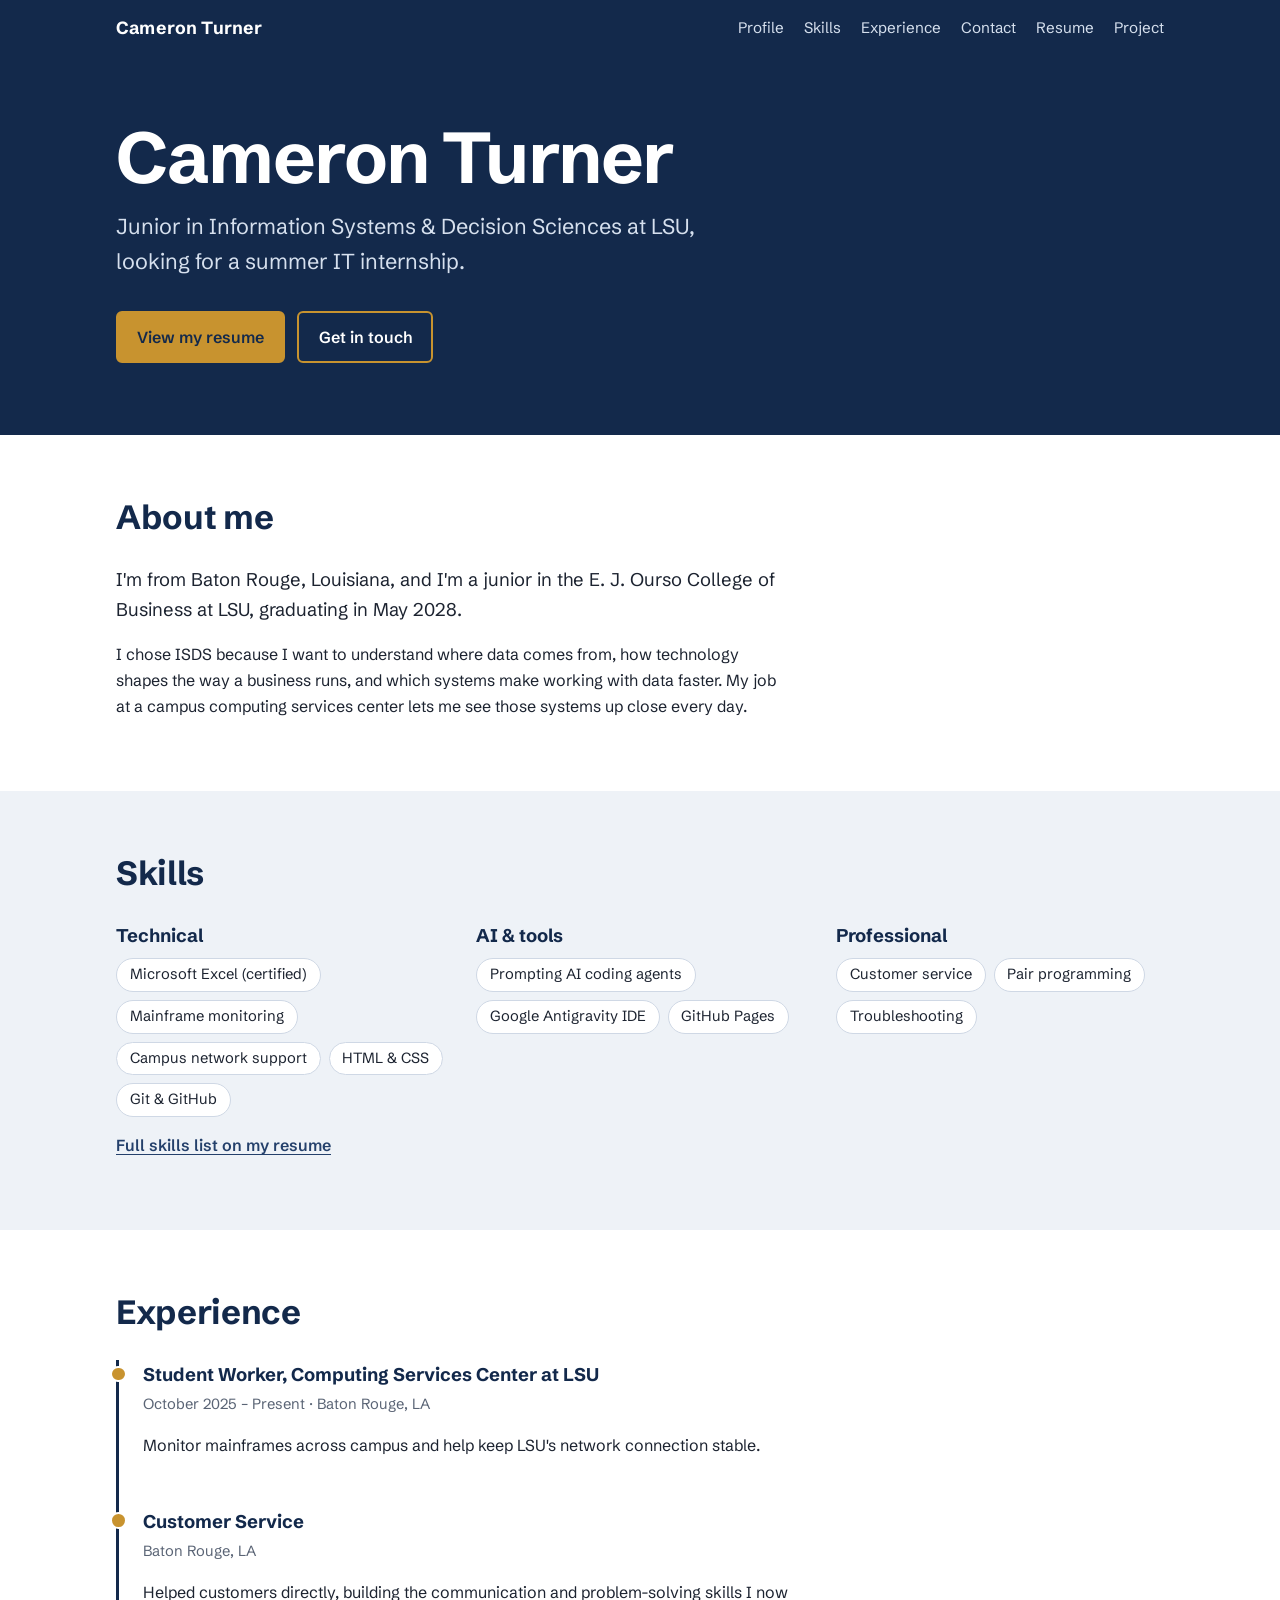
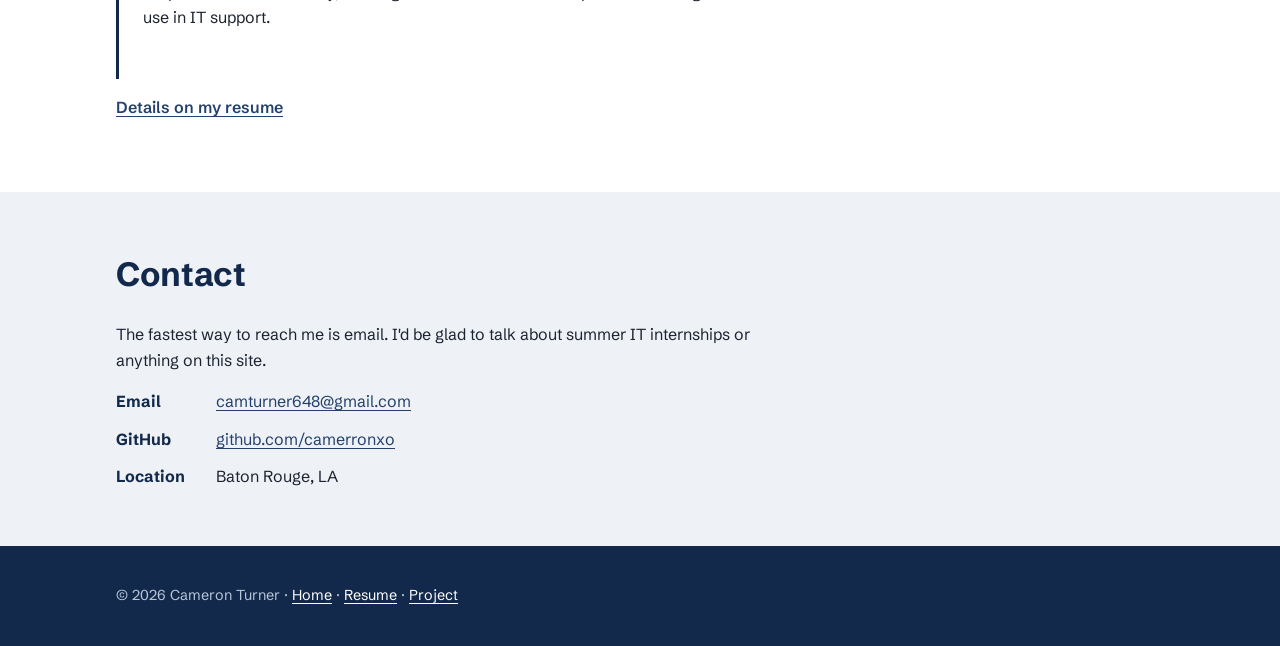
<file: index.html>
<!DOCTYPE html>
<html lang="en">
<head>
  <meta charset="UTF-8">
  <meta name="viewport" content="width=device-width, initial-scale=1.0">
  <meta name="description" content="Cameron Turner, ISDS student at LSU. Profile, skills, experience and contact.">
  <title>Cameron Turner | Profile</title>
  <link rel="icon" href="data:image/svg+xml,<svg xmlns='http://www.w3.org/2000/svg' viewBox='0 0 100 100'><rect width='100' height='100' rx='18' fill='%2313294b'/><text x='50' y='66' font-size='46' font-family='Arial' font-weight='700' fill='%23c8932f' text-anchor='middle'>CT</text></svg>">
  <link rel="preconnect" href="https://fonts.googleapis.com">
  <link rel="preconnect" href="https://fonts.gstatic.com" crossorigin>
  <link href="https://fonts.googleapis.com/css2?family=Schibsted+Grotesk:wght@400;600;700&display=swap" rel="stylesheet">
  <link rel="stylesheet" href="styles.css">
</head>
<body>

  <header class="site-header">
    <div class="wrap">
      <a class="brand" href="index.html">Cameron Turner</a>
      <nav class="site-nav" aria-label="Main">
        <ul>
          <li><a href="index.html#profile">Profile</a></li>
          <li><a href="index.html#skills">Skills</a></li>
          <li><a href="index.html#experience">Experience</a></li>
          <li><a href="index.html#contact">Contact</a></li>
          <li><a href="resume.html">Resume</a></li>
          <li><a href="project.html">Project</a></li>
        </ul>
      </nav>
    </div>
  </header>

  <main>
    <div class="hero" id="profile">
      <div class="wrap">
        <h1>Cameron Turner</h1>
        <p class="tagline">Junior in Information Systems &amp; Decision Sciences at LSU, looking for a summer IT internship.</p>
        <div class="hero-actions">
          <a class="btn btn-primary" href="resume.html">View my resume</a>
          <a class="btn btn-ghost" href="#contact">Get in touch</a>
        </div>
      </div>
    </div>

    <section aria-labelledby="about-h">
      <div class="wrap">
        <h2 id="about-h">About me</h2>
        <p class="lede">I'm from Baton Rouge, Louisiana, and I'm a junior in the E. J. Ourso College of Business at LSU, graduating in May 2028.</p>
        <p>I chose ISDS because I want to understand where data comes from, how technology shapes the way a business runs, and which systems make working with data faster. My job at a campus computing services center lets me see those systems up close every day.</p>
      </div>
    </section>

    <section id="skills" aria-labelledby="skills-h">
      <div class="wrap">
        <h2 id="skills-h">Skills</h2>
        <div class="skill-groups">
          <div>
            <h3>Technical</h3>
            <ul>
              <li>Microsoft Excel (certified)</li>
              <li>Mainframe monitoring</li>
              <li>Campus network support</li>
              <li>HTML &amp; CSS</li>
              <li>Git &amp; GitHub</li>
            </ul>
          </div>
          <div>
            <h3>AI &amp; tools</h3>
            <ul>
              <li>Prompting AI coding agents</li>
              <li>Google Antigravity IDE</li>
              <li>GitHub Pages</li>
            </ul>
          </div>
          <div>
            <h3>Professional</h3>
            <ul>
              <li>Customer service</li>
              <li>Pair programming</li>
              <li>Troubleshooting</li>
            </ul>
          </div>
        </div>
        <p class="more"><a href="resume.html#skills">Full skills list on my resume</a></p>
      </div>
    </section>

    <section id="experience" aria-labelledby="exp-h">
      <div class="wrap">
        <h2 id="exp-h">Experience</h2>
        <ol class="timeline">
          <li>
            <h3>Student Worker, Computing Services Center at LSU</h3>
            <p class="meta">October 2025 &ndash; Present &middot; Baton Rouge, LA</p>
            <p>Monitor mainframes across campus and help keep LSU's network connection stable.</p>
          </li>
          <li>
            <h3>Customer Service</h3>
            <p class="meta">Baton Rouge, LA</p>
            <p>Helped customers directly, building the communication and problem-solving skills I now use in IT support.</p>
          </li>
        </ol>
        <p class="more"><a href="resume.html#experience">Details on my resume</a></p>
      </div>
    </section>

    <section id="contact" aria-labelledby="contact-h">
      <div class="wrap">
        <h2 id="contact-h">Contact</h2>
        <p>The fastest way to reach me is email. I'd be glad to talk about summer IT internships or anything on this site.</p>
        <ul class="contact-list">
          <li><strong>Email</strong> <a href="mailto:camturner648@gmail.com">camturner648@gmail.com</a></li>
          <li><strong>GitHub</strong> <a href="https://github.com/camerronxo" target="_blank" rel="noopener">github.com/camerronxo</a></li>
          <li><strong>Location</strong> Baton Rouge, LA</li>
        </ul>
      </div>
    </section>
  </main>

  <footer class="site-footer">
    <div class="wrap">
      <p>&copy; 2026 Cameron Turner &middot; <a href="index.html">Home</a> &middot; <a href="resume.html">Resume</a> &middot; <a href="project.html">Project</a></p>
    </div>
  </footer>

</body>
</html>
</file>
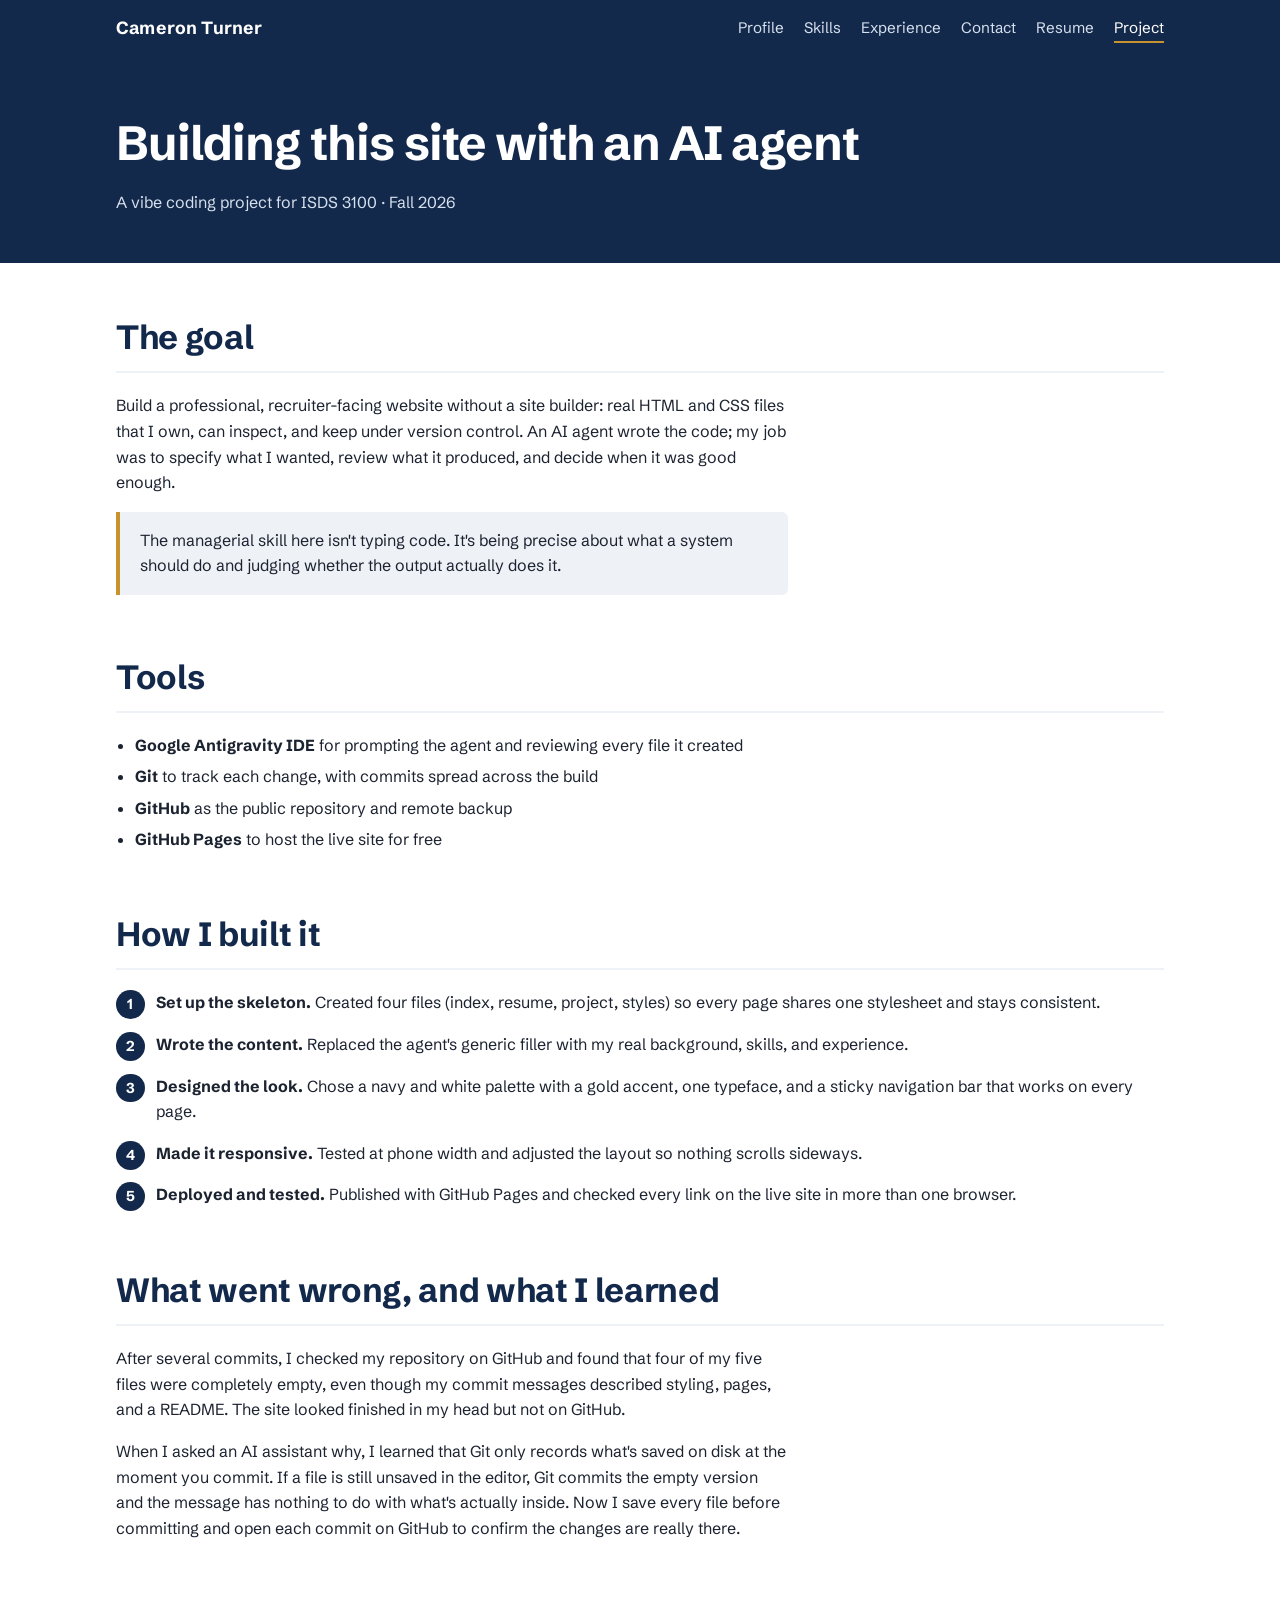
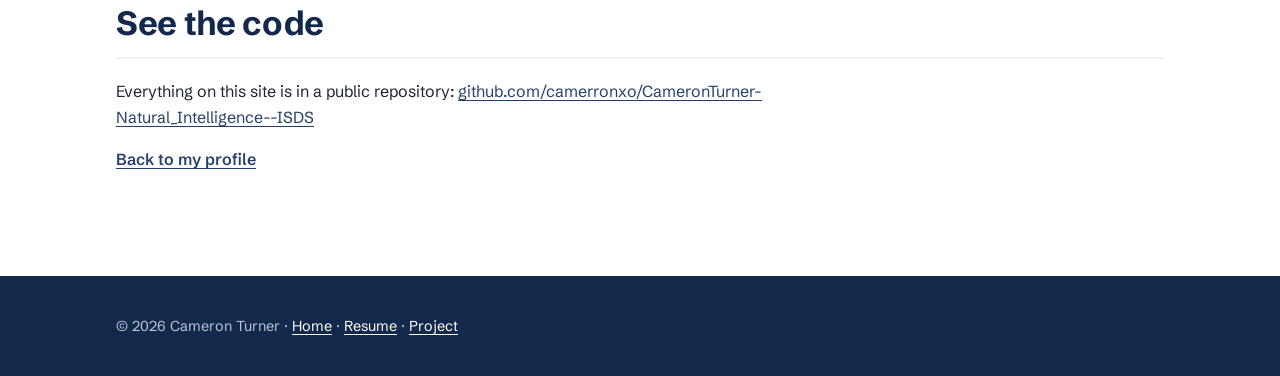
<file: project.html>
<!DOCTYPE html>
<html lang="en">
<head>
  <meta charset="UTF-8">
  <meta name="viewport" content="width=device-width, initial-scale=1.0">
  <meta name="description" content="How Cameron Turner built this portfolio site by directing an AI coding agent.">
  <title>Cameron Turner | Project</title>
  <link rel="icon" href="data:image/svg+xml,<svg xmlns='http://www.w3.org/2000/svg' viewBox='0 0 100 100'><rect width='100' height='100' rx='18' fill='%2313294b'/><text x='50' y='66' font-size='46' font-family='Arial' font-weight='700' fill='%23c8932f' text-anchor='middle'>CT</text></svg>">
  <link rel="preconnect" href="https://fonts.googleapis.com">
  <link rel="preconnect" href="https://fonts.gstatic.com" crossorigin>
  <link href="https://fonts.googleapis.com/css2?family=Schibsted+Grotesk:wght@400;600;700&display=swap" rel="stylesheet">
  <link rel="stylesheet" href="styles.css">
</head>
<body>

  <header class="site-header">
    <div class="wrap">
      <a class="brand" href="index.html">Cameron Turner</a>
      <nav class="site-nav" aria-label="Main">
        <ul>
          <li><a href="index.html#profile">Profile</a></li>
          <li><a href="index.html#skills">Skills</a></li>
          <li><a href="index.html#experience">Experience</a></li>
          <li><a href="index.html#contact">Contact</a></li>
          <li><a href="resume.html">Resume</a></li>
          <li><a href="project.html" aria-current="page">Project</a></li>
        </ul>
      </nav>
    </div>
  </header>

  <main>
    <div class="page-head">
      <div class="wrap">
        <h1>Building this site with an AI agent</h1>
        <p>A vibe coding project for ISDS 3100 &middot; Fall 2026</p>
      </div>
    </div>

    <div class="doc">
      <div class="wrap">
        <section>
          <h2>The goal</h2>
          <p>Build a professional, recruiter-facing website without a site builder: real HTML and CSS files that I own, can inspect, and keep under version control. An AI agent wrote the code; my job was to specify what I wanted, review what it produced, and decide when it was good enough.</p>
          <p class="callout">The managerial skill here isn't typing code. It's being precise about what a system should do and judging whether the output actually does it.</p>
        </section>

        <section>
          <h2>Tools</h2>
          <ul>
            <li><strong>Google Antigravity IDE</strong> for prompting the agent and reviewing every file it created</li>
            <li><strong>Git</strong> to track each change, with commits spread across the build</li>
            <li><strong>GitHub</strong> as the public repository and remote backup</li>
            <li><strong>GitHub Pages</strong> to host the live site for free</li>
          </ul>
        </section>

        <section>
          <h2>How I built it</h2>
          <ol class="steps">
            <li><strong>Set up the skeleton.</strong> Created four files (index, resume, project, styles) so every page shares one stylesheet and stays consistent.</li>
            <li><strong>Wrote the content.</strong> Replaced the agent's generic filler with my real background, skills, and experience.</li>
            <li><strong>Designed the look.</strong> Chose a navy and white palette with a gold accent, one typeface, and a sticky navigation bar that works on every page.</li>
            <li><strong>Made it responsive.</strong> Tested at phone width and adjusted the layout so nothing scrolls sideways.</li>
            <li><strong>Deployed and tested.</strong> Published with GitHub Pages and checked every link on the live site in more than one browser.</li>
          </ol>
        </section>

        <section>
          <h2>What went wrong, and what I learned</h2>
          <p>After several commits, I checked my repository on GitHub and found that four of my five files were completely empty, even though my commit messages described styling, pages, and a README. The site looked finished in my head but not on GitHub.</p>
          <p>When I asked an AI assistant why, I learned that Git only records what's saved on disk at the moment you commit. If a file is still unsaved in the editor, Git commits the empty version and the message has nothing to do with what's actually inside. Now I save every file before committing and open each commit on GitHub to confirm the changes are really there.</p>
        </section>

        <section>
          <h2>See the code</h2>
          <p>Everything on this site is in a public repository: <a href="https://github.com/camerronxo/CameronTurner-Natural_Intelligence--ISDS" target="_blank" rel="noopener">github.com/camerronxo/CameronTurner-Natural_Intelligence--ISDS</a></p>
          <p><a class="more" href="index.html">Back to my profile</a></p>
        </section>
      </div>
    </div>
  </main>

  <footer class="site-footer">
    <div class="wrap">
      <p>&copy; 2026 Cameron Turner &middot; <a href="index.html">Home</a> &middot; <a href="resume.html">Resume</a> &middot; <a href="project.html">Project</a></p>
    </div>
  </footer>

</body>
</html>
</file>
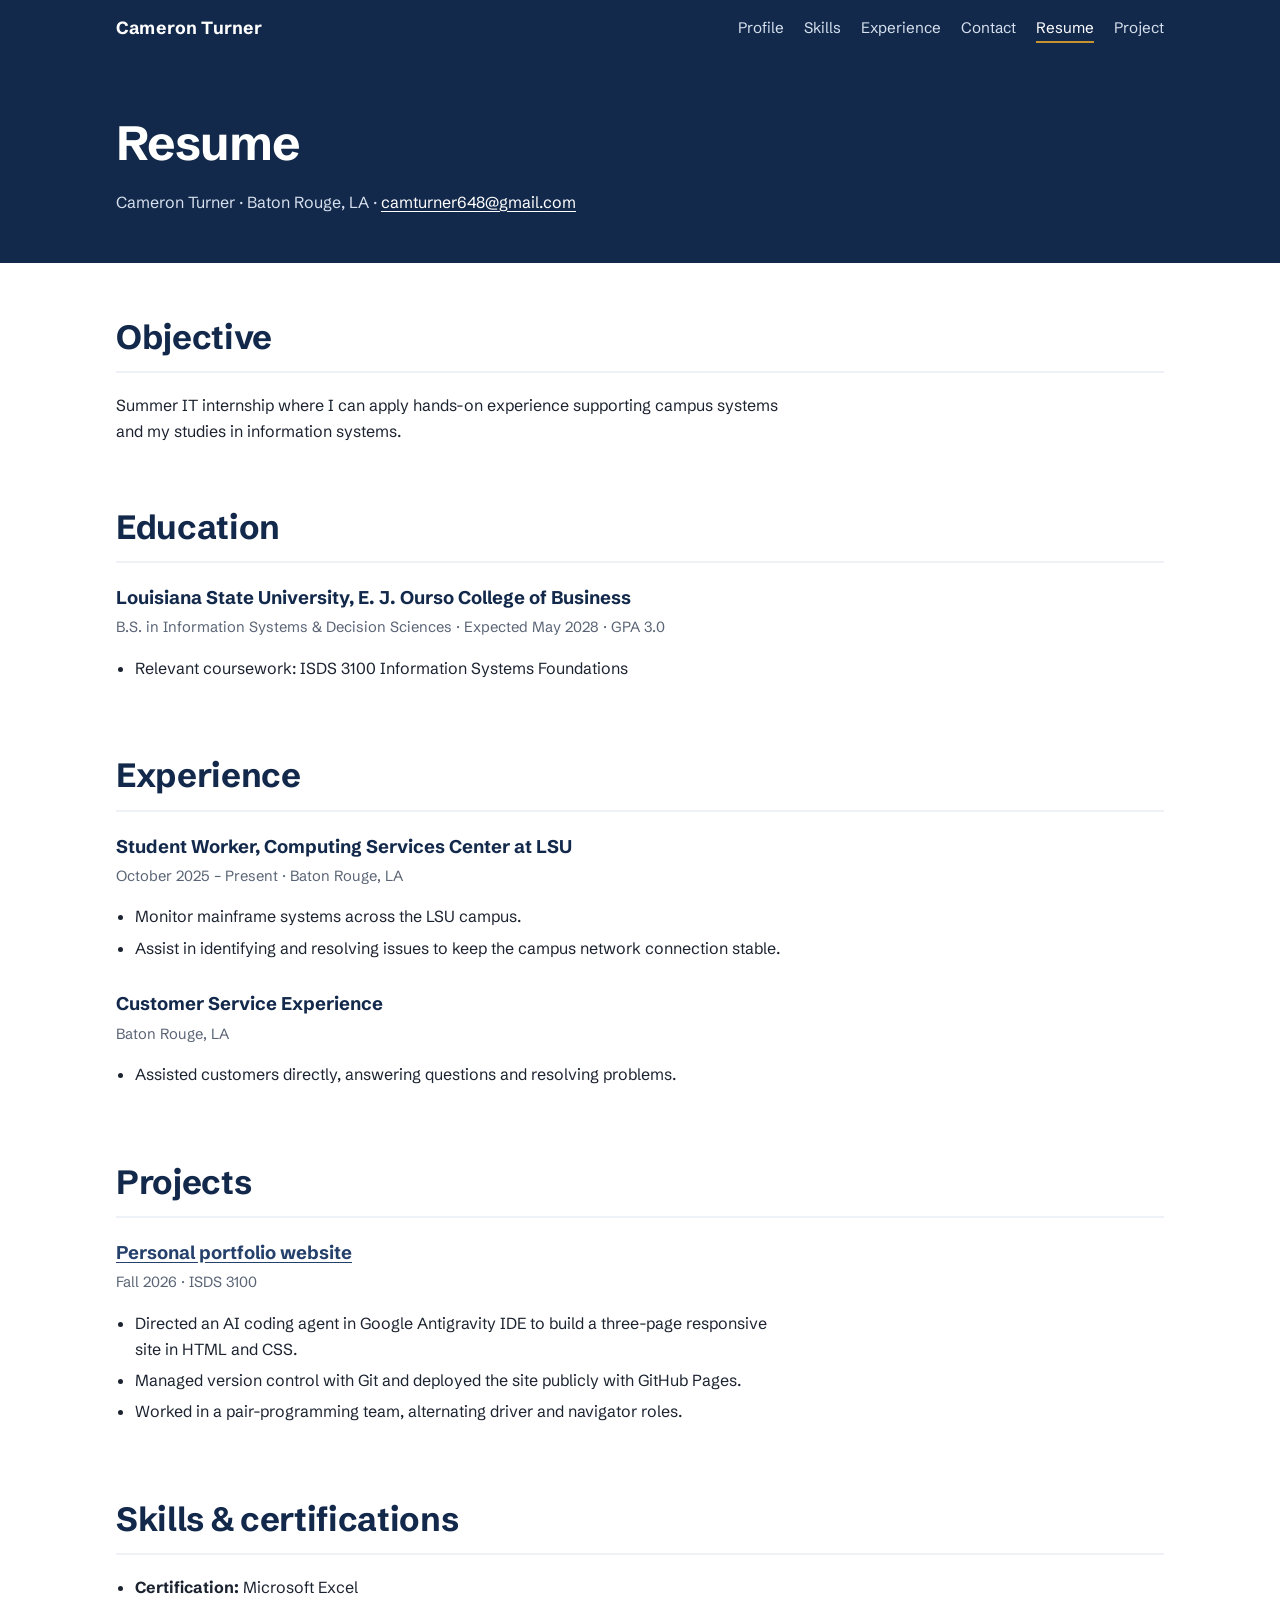
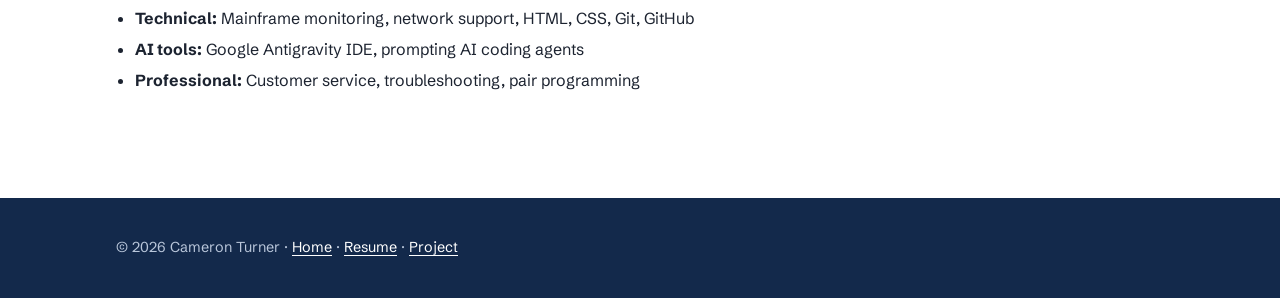
<file: resume.html>
<!DOCTYPE html>
<html lang="en">
<head>
  <meta charset="UTF-8">
  <meta name="viewport" content="width=device-width, initial-scale=1.0">
  <meta name="description" content="Resume of Cameron Turner, ISDS student at LSU.">
  <title>Cameron Turner | Resume</title>
  <link rel="icon" href="data:image/svg+xml,<svg xmlns='http://www.w3.org/2000/svg' viewBox='0 0 100 100'><rect width='100' height='100' rx='18' fill='%2313294b'/><text x='50' y='66' font-size='46' font-family='Arial' font-weight='700' fill='%23c8932f' text-anchor='middle'>CT</text></svg>">
  <link rel="preconnect" href="https://fonts.googleapis.com">
  <link rel="preconnect" href="https://fonts.gstatic.com" crossorigin>
  <link href="https://fonts.googleapis.com/css2?family=Schibsted+Grotesk:wght@400;600;700&display=swap" rel="stylesheet">
  <link rel="stylesheet" href="styles.css">
</head>
<body>

  <header class="site-header">
    <div class="wrap">
      <a class="brand" href="index.html">Cameron Turner</a>
      <nav class="site-nav" aria-label="Main">
        <ul>
          <li><a href="index.html#profile">Profile</a></li>
          <li><a href="index.html#skills">Skills</a></li>
          <li><a href="index.html#experience">Experience</a></li>
          <li><a href="index.html#contact">Contact</a></li>
          <li><a href="resume.html" aria-current="page">Resume</a></li>
          <li><a href="project.html">Project</a></li>
        </ul>
      </nav>
    </div>
  </header>

  <main>
    <div class="page-head">
      <div class="wrap">
        <h1>Resume</h1>
        <p>Cameron Turner &middot; Baton Rouge, LA &middot; <a href="mailto:camturner648@gmail.com" style="color:#fff">camturner648@gmail.com</a></p>
      </div>
    </div>

    <div class="doc">
      <div class="wrap">
        <section id="objective">
          <h2>Objective</h2>
          <p>Summer IT internship where I can apply hands-on experience supporting campus systems and my studies in information systems.</p>
        </section>

        <section id="education">
          <h2>Education</h2>
          <div class="entry">
            <h3>Louisiana State University, E. J. Ourso College of Business</h3>
            <p class="meta">B.S. in Information Systems &amp; Decision Sciences &middot; Expected May 2028 &middot; GPA 3.0</p>
            <ul>
              <li>Relevant coursework: ISDS 3100 Information Systems Foundations</li>
            </ul>
          </div>
        </section>

        <section id="experience">
          <h2>Experience</h2>
          <div class="entry">
            <h3>Student Worker, Computing Services Center at LSU</h3>
            <p class="meta">October 2025 &ndash; Present &middot; Baton Rouge, LA</p>
            <ul>
              <li>Monitor mainframe systems across the LSU campus.</li>
              <li>Assist in identifying and resolving issues to keep the campus network connection stable.</li>
            </ul>
          </div>
          <div class="entry">
            <h3>Customer Service Experience</h3>
            <p class="meta">Baton Rouge, LA</p>
            <ul>
              <li>Assisted customers directly, answering questions and resolving problems.</li>
            </ul>
          </div>
        </section>

        <section id="projects">
          <h2>Projects</h2>
          <div class="entry">
            <h3><a href="project.html">Personal portfolio website</a></h3>
            <p class="meta">Fall 2026 &middot; ISDS 3100</p>
            <ul>
              <li>Directed an AI coding agent in Google Antigravity IDE to build a three-page responsive site in HTML and CSS.</li>
              <li>Managed version control with Git and deployed the site publicly with GitHub Pages.</li>
              <li>Worked in a pair-programming team, alternating driver and navigator roles.</li>
            </ul>
          </div>
        </section>

        <section id="skills">
          <h2>Skills &amp; certifications</h2>
          <ul>
            <li><strong>Certification:</strong> Microsoft Excel</li>
            <li><strong>Technical:</strong> Mainframe monitoring, network support, HTML, CSS, Git, GitHub</li>
            <li><strong>AI tools:</strong> Google Antigravity IDE, prompting AI coding agents</li>
            <li><strong>Professional:</strong> Customer service, troubleshooting, pair programming</li>
          </ul>
        </section>
      </div>
    </div>
  </main>

  <footer class="site-footer">
    <div class="wrap">
      <p>&copy; 2026 Cameron Turner &middot; <a href="index.html">Home</a> &middot; <a href="resume.html">Resume</a> &middot; <a href="project.html">Project</a></p>
    </div>
  </footer>

</body>
</html>
</file>
<file: styles.css>
/* Cameron Turner — shared styles for all pages */
:root {
  --navy: #13294b;
  --navy-soft: #24406b;
  --paper: #ffffff;
  --mist: #eef2f7;
  --ink: #1c2330;
  --muted: #5a6475;
  --accent: #c8932f;
  --radius: 6px;
  --max: 68rem;
  font-size: 100%;
}

* { box-sizing: border-box; }

html { scroll-behavior: smooth; scroll-padding-top: 4.5rem; }

body {
  margin: 0;
  font-family: "Schibsted Grotesk", "Segoe UI", Roboto, Helvetica, Arial, sans-serif;
  color: var(--ink);
  background: var(--paper);
  line-height: 1.6;
}

img { max-width: 100%; height: auto; }

a { color: var(--navy-soft); text-underline-offset: 3px; }
a:hover { color: var(--navy); }
a:focus-visible, button:focus-visible { outline: 3px solid var(--accent); outline-offset: 2px; }

.wrap { width: 100%; max-width: var(--max); margin: 0 auto; padding: 0 1.25rem; }

/* ---------- Header / navigation ---------- */
.site-header {
  position: sticky; top: 0; z-index: 10;
  background: var(--navy);
  color: var(--paper);
}
.site-header .wrap {
  display: flex; align-items: center; justify-content: space-between;
  flex-wrap: wrap; gap: .5rem 1.5rem; padding-top: .9rem; padding-bottom: .9rem;
}
.brand { color: var(--paper); font-weight: 700; font-size: 1.1rem; text-decoration: none; letter-spacing: .01em; }
.brand:hover { color: var(--paper); }
.site-nav ul { list-style: none; margin: 0; padding: 0; display: flex; flex-wrap: wrap; gap: .25rem 1.25rem; }
.site-nav a { color: #d6e0ee; text-decoration: none; font-size: .95rem; padding: .2rem 0; border-bottom: 2px solid transparent; }
.site-nav a:hover, .site-nav a[aria-current="page"] { color: var(--paper); border-bottom-color: var(--accent); }

/* ---------- Hero ---------- */
.hero { background: var(--navy); color: var(--paper); padding: 4rem 0 4.5rem; }
.hero h1 { font-size: clamp(2.4rem, 7vw, 4.5rem); line-height: 1.02; margin: 0 0 1rem; letter-spacing: -.02em; }
.hero .tagline { font-size: clamp(1.1rem, 2.4vw, 1.35rem); color: #d6e0ee; max-width: 40rem; margin: 0 0 2rem; }
.hero-actions { display: flex; flex-wrap: wrap; gap: .75rem; }

.btn {
  display: inline-block; padding: .7rem 1.2rem; border-radius: var(--radius);
  font-weight: 600; text-decoration: none; border: 2px solid var(--accent);
}
.btn-primary { background: var(--accent); color: var(--navy); }
.btn-primary:hover { background: #ddaa48; color: var(--navy); }
.btn-ghost { color: var(--paper); }
.btn-ghost:hover { background: rgba(255,255,255,.08); color: var(--paper); }

/* ---------- Sections ---------- */
section { padding: 3.5rem 0; }
section:nth-of-type(even) { background: var(--mist); }
h2 { font-size: clamp(1.6rem, 3.5vw, 2.1rem); color: var(--navy); margin: 0 0 1.25rem; letter-spacing: -.01em; }
h3 { font-size: 1.15rem; color: var(--navy); margin: 0 0 .25rem; }
p { max-width: 42rem; }
.lede { font-size: 1.15rem; }
.more { font-weight: 600; }

/* Skills */
.skill-groups { display: grid; grid-template-columns: repeat(auto-fit, minmax(14rem, 1fr)); gap: 2rem; }
.skill-groups ul { list-style: none; padding: 0; margin: .5rem 0 0; display: flex; flex-wrap: wrap; gap: .5rem; }
.skill-groups li { background: var(--paper); border: 1px solid #cfd8e5; border-radius: 999px; padding: .25rem .8rem; font-size: .92rem; }

/* Experience timeline */
.timeline { list-style: none; margin: 0; padding: 0; border-left: 3px solid var(--navy); }
.timeline > li { position: relative; padding: 0 0 2rem 1.5rem; }
.timeline > li::before {
  content: ""; position: absolute; left: -.55rem; top: .35rem;
  width: .8rem; height: .8rem; border-radius: 50%; background: var(--accent); border: 2px solid var(--paper);
}
.meta { color: var(--muted); font-size: .92rem; margin: 0 0 .5rem; }

/* Contact */
.contact-list { list-style: none; padding: 0; margin: 0; display: grid; gap: .75rem; }
.contact-list strong { display: inline-block; min-width: 6rem; color: var(--navy); }

/* ---------- Sub-page layout (resume / project) ---------- */
.page-head { background: var(--navy); color: var(--paper); padding: 3rem 0; }
.page-head h1 { margin: 0 0 .5rem; font-size: clamp(2rem, 5vw, 3rem); letter-spacing: -.02em; }
.page-head p { color: #d6e0ee; margin: 0; }
.doc { padding: 3rem 0; }
.doc section { padding: 0 0 2.5rem; background: none; }
.doc h2 { border-bottom: 2px solid var(--mist); padding-bottom: .4rem; }
.doc ul { padding-left: 1.2rem; max-width: 42rem; }
.doc li { margin-bottom: .35rem; }
.entry { margin-bottom: 1.75rem; }
.callout { background: var(--mist); border-left: 4px solid var(--accent); padding: 1rem 1.25rem; border-radius: 0 var(--radius) var(--radius) 0; max-width: 42rem; }
.steps { counter-reset: step; list-style: none; padding: 0 !important; }
.steps li { counter-increment: step; position: relative; padding-left: 2.5rem; margin-bottom: 1rem; }
.steps li::before {
  content: counter(step); position: absolute; left: 0; top: 0;
  width: 1.8rem; height: 1.8rem; border-radius: 50%; background: var(--navy); color: var(--paper);
  font-weight: 700; font-size: .9rem; display: grid; place-items: center;
}

/* ---------- Footer ---------- */
.site-footer { background: var(--navy); color: #b9c6da; padding: 1.5rem 0; font-size: .9rem; }
.site-footer a { color: var(--paper); }

/* ---------- Small screens ---------- */
@media (max-width: 600px) {
  .site-header .wrap { flex-direction: column; align-items: flex-start; }
  .site-nav ul { gap: .25rem 1rem; }
  .hero { padding: 2.75rem 0 3rem; }
  section { padding: 2.5rem 0; }
  .contact-list strong { display: block; }
}

@media (prefers-reduced-motion: reduce) { html { scroll-behavior: auto; } }

@media print {
  .site-header, .site-footer, .hero-actions { display: none; }
  .page-head { background: none; color: var(--ink); padding: 0; }
  .page-head p { color: var(--muted); }
}
</file>
